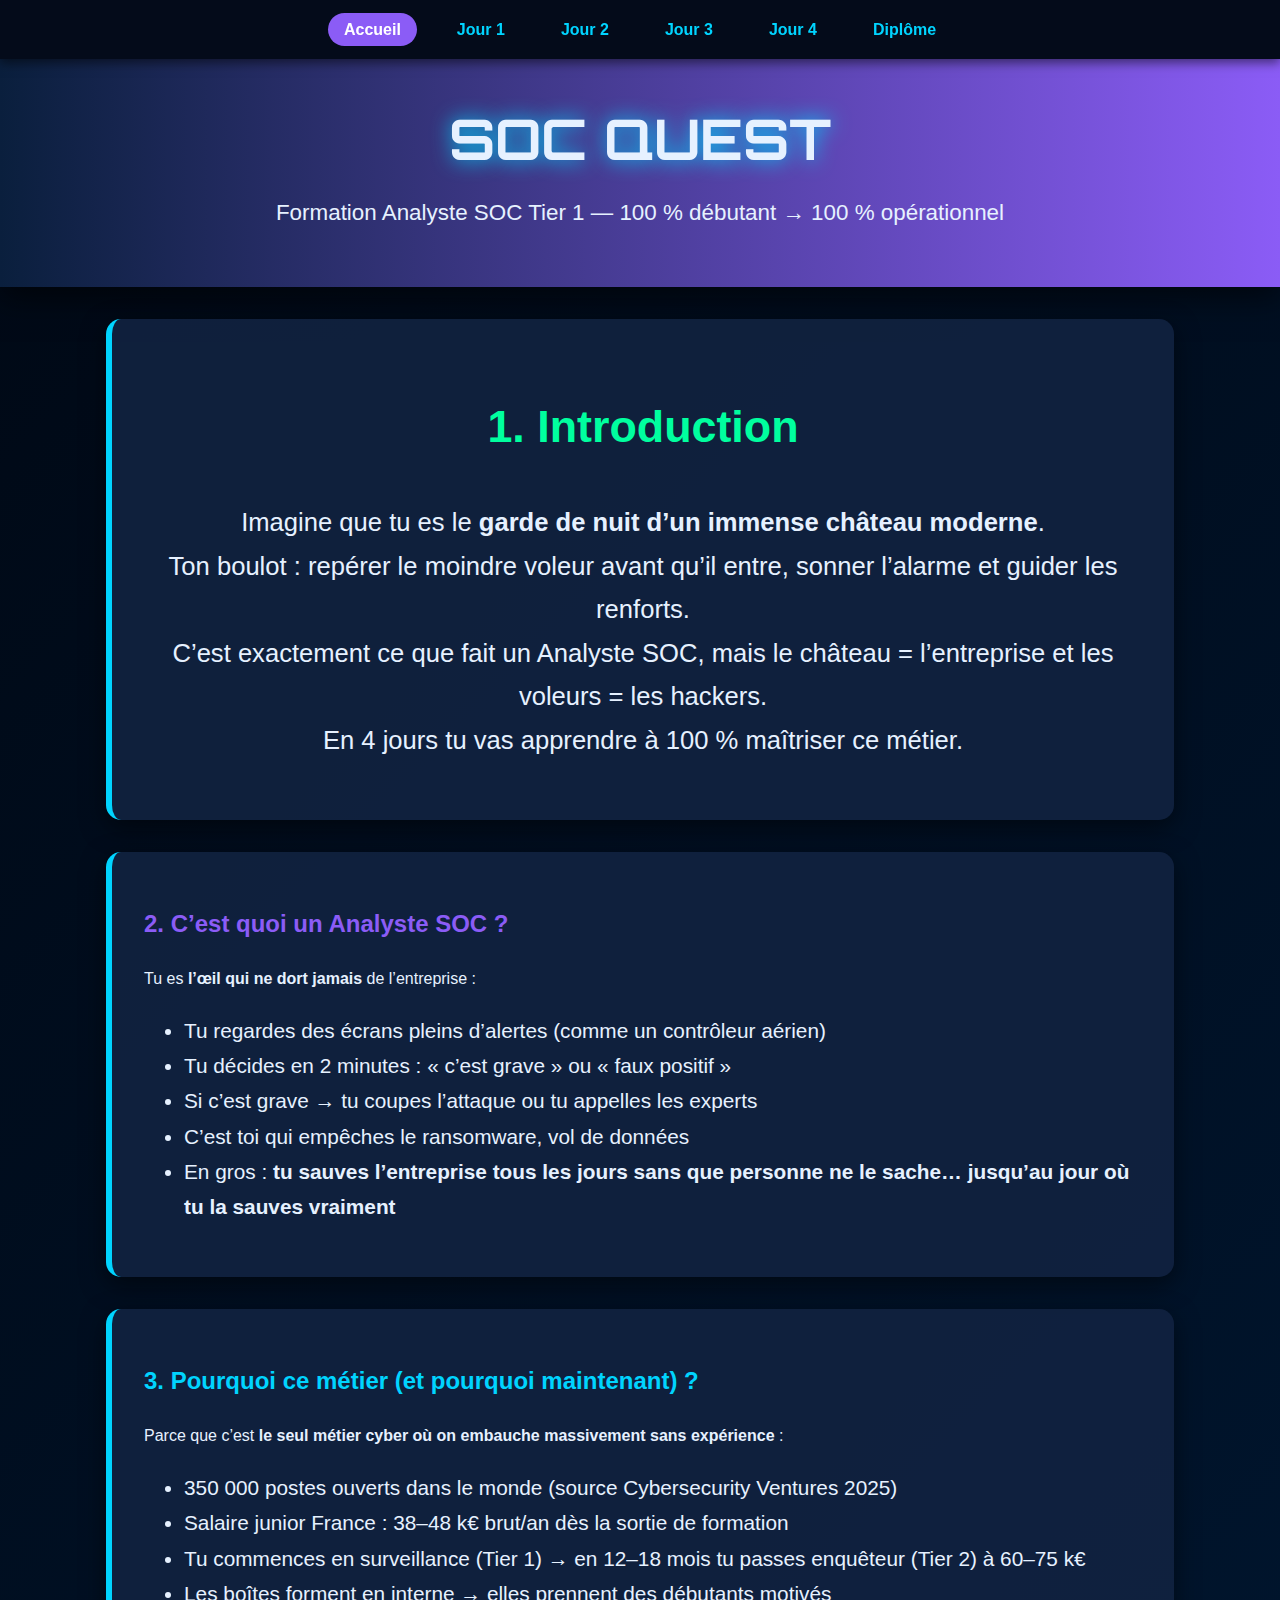
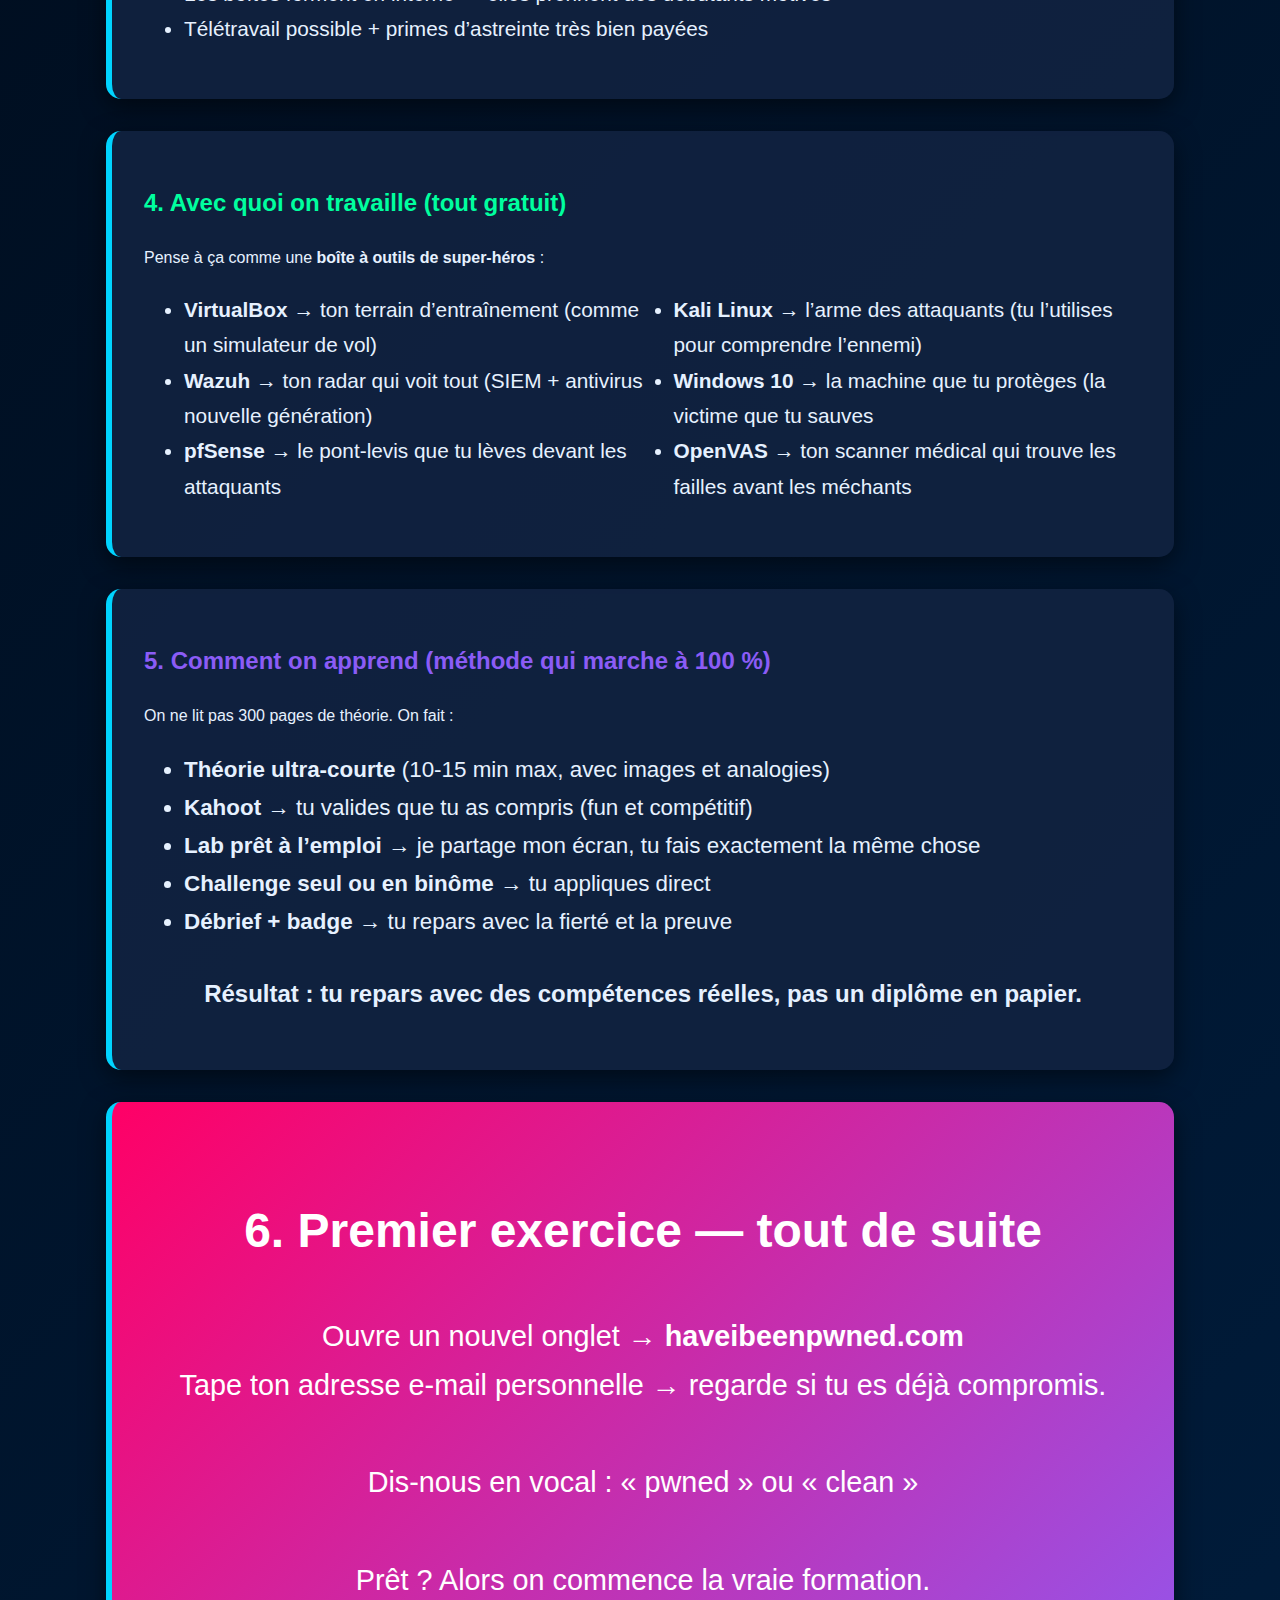
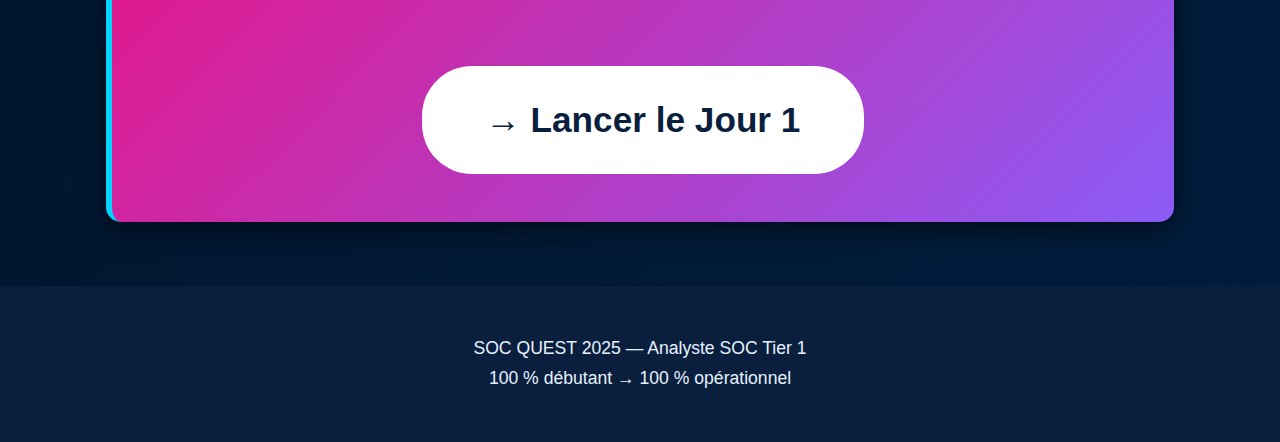
<file: index.html>
<!DOCTYPE html>
<html lang="fr">
<head>
<meta charset="UTF-8">
<meta name="viewport" content="width=device-width, initial-scale=1.0">
<title>Accueil - SOC QUEST</title>
<link rel="stylesheet" href="style.css">
<link href="https://fonts.googleapis.com/css2?family=Orbitron:wght@500;700&display=swap" rel="stylesheet">
</head>
<body>

<nav>
  <ul>
    <li><a href="index.html" class="active">Accueil</a></li>
    <li><a href="jour1.html">Jour 1</a></li>
    <li><a href="jour2.html">Jour 2</a></li>
    <li><a href="jour3.html">Jour 3</a></li>
    <li><a href="jour4.html">Jour 4</a></li>
    <li><a href="conclusion.html">Diplôme</a></li>
  </ul>
</nav>

<header>
  <h1>SOC QUEST</h1>
  <p class="subtitle">Formation Analyste SOC Tier 1 — 100 % débutant → 100 % opérationnel</p>
</header>

<div class="container">

  <!-- SECTION 1 : INTRODUCTION -->
  <div class="section">
    <h2 style="color:#00ff9f; text-align:center; font-size:2.8rem;">1. Introduction</h2>
    <p style="font-size:1.6rem; text-align:center;">
      Imagine que tu es le <strong>garde de nuit d’un immense château moderne</strong>.<br>
      Ton boulot : repérer le moindre voleur avant qu’il entre, sonner l’alarme et guider les renforts.<br>
      C’est exactement ce que fait un Analyste SOC, mais le château = l’entreprise et les voleurs = les hackers.<br>
      En 4 jours tu vas apprendre à 100 % maîtriser ce métier.
    </p>
  </div>

  <!-- SECTION 2 : C’EST QUOI UN ANALYSTE SOC ? -->
  <div class="section">
    <h2 style="color:#8b5cf6;">2. C’est quoi un Analyste SOC ?</h2>
    <p>Tu es <strong>l’œil qui ne dort jamais</strong> de l’entreprise :</p>
    <ul style="font-size:1.3rem;">
      <li>Tu regardes des écrans pleins d’alertes (comme un contrôleur aérien)</li>
      <li>Tu décides en 2 minutes : « c’est grave » ou « faux positif »</li>
      <li>Si c’est grave → tu coupes l’attaque ou tu appelles les experts</li>
      <li>C’est toi qui empêches le ransomware, vol de données</li>
      <li>En gros : <strong>tu sauves l’entreprise tous les jours sans que personne ne le sache… jusqu’au jour où tu la sauves vraiment</strong></li>
    </ul>
  </div>

  <!-- SECTION 3 : POURQUOI CE MÉTIER ? -->
  <div class="section">
    <h2 style="color:#00d4ff;">3. Pourquoi ce métier (et pourquoi maintenant) ?</h2>
    <p>Parce que c’est <strong>le seul métier cyber où on embauche massivement sans expérience</strong> :</p>
    <ul style="font-size:1.3rem;">
      <li>350 000 postes ouverts dans le monde (source Cybersecurity Ventures 2025)</li>
      <li>Salaire junior France : 38–48 k€ brut/an dès la sortie de formation</li>
      <li>Tu commences en surveillance (Tier 1) → en 12–18 mois tu passes enquêteur (Tier 2) à 60–75 k€</li>
      <li>Les boîtes forment en interne → elles prennent des débutants motivés</li>
      <li>Télétravail possible + primes d’astreinte très bien payées</li>
    </ul>
  </div>

  <!-- SECTION 4 : AVEC QUOI ON TRAVAILLE -->
  <div class="section">
    <h2 style="color:#00ff9f;">4. Avec quoi on travaille (tout gratuit)</h2>
    <p>Pense à ça comme une <strong>boîte à outils de super-héros</strong> :</p>
    <ul style="columns:2; font-size:1.3rem;">
      <li><strong>VirtualBox</strong> → ton terrain d’entraînement (comme un simulateur de vol)</li>
      <li><strong>Wazuh</strong> → ton radar qui voit tout (SIEM + antivirus nouvelle génération)</li>
      <li><strong>pfSense</strong> → le pont-levis que tu lèves devant les attaquants</li>
      <li><strong>Kali Linux</strong> → l’arme des attaquants (tu l’utilises pour comprendre l’ennemi)</li>
      <li><strong>Windows 10</strong> → la machine que tu protèges (la victime que tu sauves</li>
      <li><strong>OpenVAS</strong> → ton scanner médical qui trouve les failles avant les méchants</li>
    </ul>
  </div>

  <!-- SECTION 5 : COMMENT ON APPREND -->
  <div class="section">
    <h2 style="color:#8b5cf6;">5. Comment on apprend (méthode qui marche à 100 %)</h2>
    <p>On ne lit pas 300 pages de théorie. On fait :</p>
    <ul style="font-size:1.4rem;">
      <li><strong>Théorie ultra-courte</strong> (10-15 min max, avec images et analogies)</li>
      <li><strong>Kahoot</strong> → tu valides que tu as compris (fun et compétitif)</li>
      <li><strong>Lab prêt à l’emploi</strong> → je partage mon écran, tu fais exactement la même chose</li>
      <li><strong>Challenge seul ou en binôme</strong> → tu appliques direct</li>
      <li><strong>Débrief + badge</strong> → tu repars avec la fierté et la preuve</li>
    </ul>
    <p style="text-align:center; font-size:1.5rem; margin-top:2rem;"><strong>Résultat : tu repars avec des compétences réelles, pas un diplôme en papier.</strong></p>
  </div>

  <!-- SECTION 6 : PREMIER EXERCICE (30 secondes) -->
  <div class="section" style="background:linear-gradient(135deg,#ff0066,#8b5cf6); text-align:center; color:white; padding:3rem;">
    <h2 style="font-size:3rem; color:white;">6. Premier exercice — tout de suite</h2>
    <p style="font-size:1.8rem;">
      Ouvre un nouvel onglet → <strong>haveibeenpwned.com</strong><br>
      Tape ton adresse e-mail personnelle → regarde si tu es déjà compromis.<br><br>
      Dis-nous en vocal : « pwned » ou « clean »<br><br>
      Prêt ? Alors on commence la vraie formation.
    </p>
    <a href="jour1.html" style="background:white; color:#0a1f3d; padding:1.5rem 4rem; border-radius:50px; font-size:2.2rem; text-decoration:none; font-weight:bold; display:inline-block; margin-top:2rem;">
      → Lancer le Jour 1
    </a>
  </div>

</div>

<footer>
  SOC QUEST 2025 — Analyste SOC Tier 1<br>
  100 % débutant → 100 % opérationnel
</footer>

</body>
</html>
</file>
<file: style.css>
/* style.css – à ne jamais modifier après, tout le site dépend de ça */
:root {
  --bleu: #00d4ff;
  --violet: #8b5cf6;
  --bleu-fonce: #0a1f3d;
  --gris: #112240;
  --blanc: #e6f1ff;
  --vert: #00ff9f;
  --rose: #ff0066;
}

* { box-sizing: border-box; }

body {
  margin: 0;
  font-family: 'Segoe UI', Roboto, sans-serif;
  background: linear-gradient(135deg, #000814, #001d3d);
  color: var(--blanc);
  line-height: 1.7;
  min-height: 100vh;
}

header {
  background: linear-gradient(to right, var(--bleu-fonce), var(--violet));
  padding: 2rem 1rem;
  text-align: center;
  box-shadow: 0 10px 30px rgba(0,0,0,0.6);
}

h1 {
  font-family: 'Orbitron', sans-serif;
  font-size: 3.5rem;
  margin: 0;
  text-shadow: 0 0 20px var(--bleu);
}

.subtitle { font-size: 1.4rem; margin-top: 0.5rem; }

nav {
  background: #040b1a;
  padding: 1rem;
  position: sticky;
  top: 0;
  z-index: 100;
  box-shadow: 0 4px 10px rgba(0,0,0,0.5);
}

nav ul {
  list-style: none;
  margin: 0;
  padding: 0;
  display: flex;
  justify-content: center;
  flex-wrap: wrap;
  gap: 1.5rem;
}

nav a {
  color: var(--bleu);
  text-decoration: none;
  font-weight: bold;
  padding: 0.5rem 1rem;
  border-radius: 30px;
  transition: all 0.3s;
}

nav a:hover, nav a.active {
  background: var(--violet);
  color: white;
}

.container {
  max-width: 1100px;
  margin: 2rem auto;
  padding: 0 1rem;
}

.section {
  background: rgba(17, 34, 64, 0.9);
  padding: 2rem;
  border-radius: 15px;
  margin: 2rem 0;
  border-left: 6px solid var(--bleu);
  box-shadow: 0 8px 25px rgba(0,0,0,0.5);
}

.badge {
  height: 70px;
  filter: drop-shadow(0 0 15px var(--bleu));
}

footer {
  text-align: center;
  padding: 3rem 1rem;
  background: var(--bleu-fonce);
  margin-top: 4rem;
  font-size: 1.1rem;
}

@media (max-width: 768px) {
  h1 { font-size: 2.5rem; }
  nav ul { flex-direction: column; align-items: center; }
  .section { padding: 1.5rem; }
}
</file>
